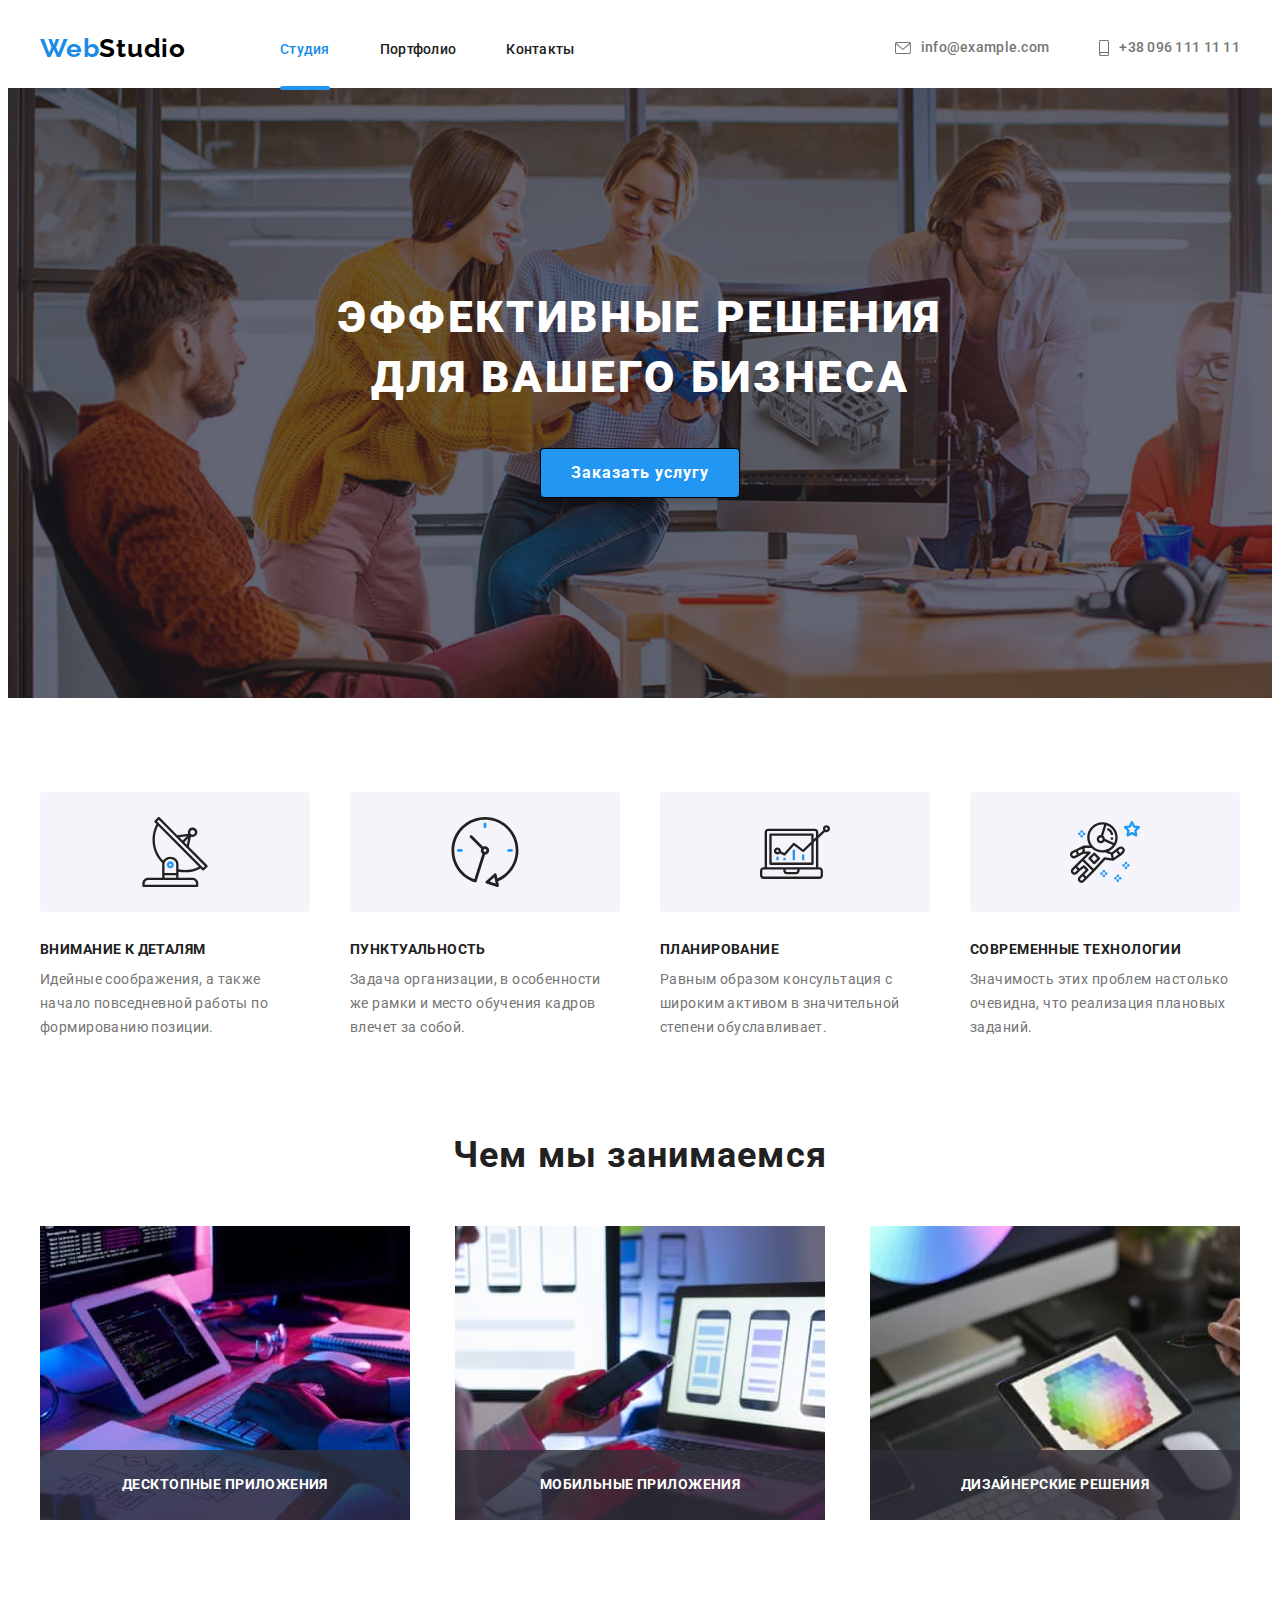
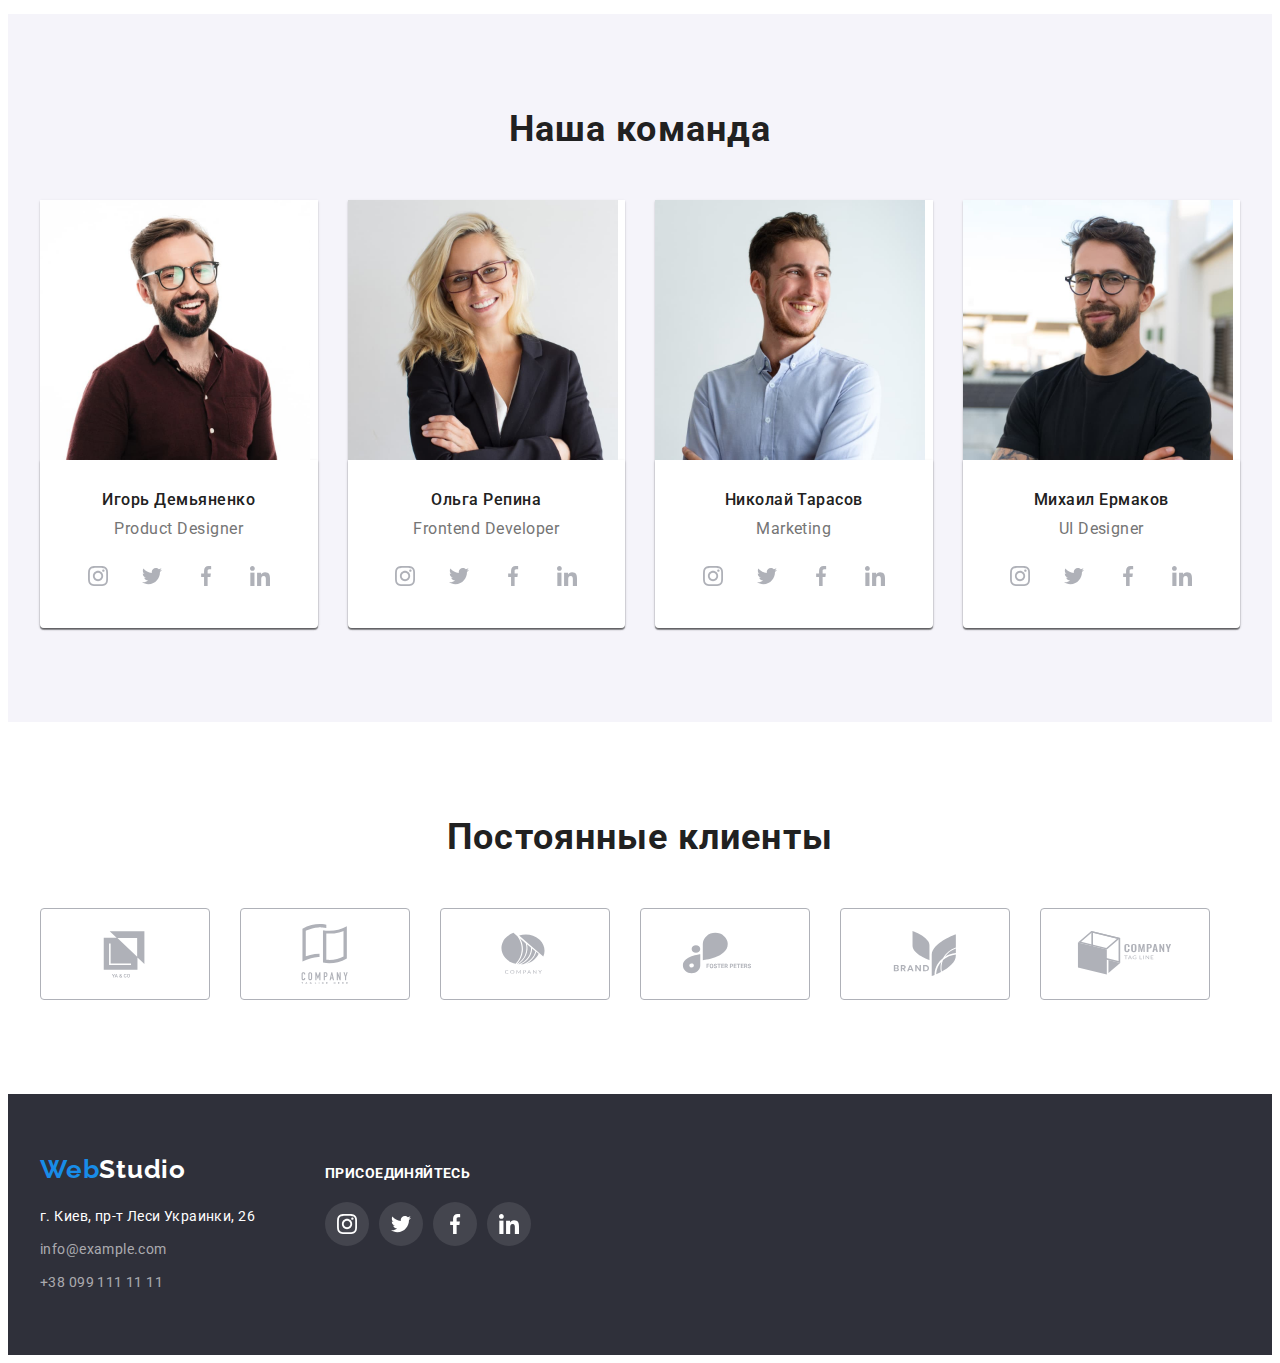
<file: index.html>
<!DOCTYPE html>
<html lang="ru">

<head>
    <meta charset="UTF-8" />
    <meta http-equiv="X-UA-Compatible" content="IE=edge" />
    <meta name="viewport" content="width=device-width, initial-scale=1.0" />
    <title>Document</title>
    <link rel="preconnect" href="https://fonts.googleapis.com">
    <link rel="preconnect" href="https://fonts.gstatic.com" crossorigin>
    <link rel="stylesheet"
        href="https://fonts.googleapis.com/css2?family=Raleway:wght@700&family=Roboto:wght@400;500;700;900&display=swap" />
    <link rel="stylesheet" href="https://cdnjs.cloudflare.com/ajax/libs/modern-normalize/1.1.0/modern-normalize.min.css"
        integrity="sha512-wpPYUAdjBVSE4KJnH1VR1HeZfpl1ub8YT/NKx4PuQ5NmX2tKuGu6U/JRp5y+Y8XG2tV+wKQpNHVUX03MfMFn9Q=="
        crossorigin="anonymous" referrerpolicy="no-referrer" />
    <link rel="stylesheet" href="./css/main.css" />
</head>

<body>

    <!-- HEADER -->

    <header class="header">
        <div class="container header-container">
            <a class="logo link" href="./index.html" lang="en"> <span class="web">Web</span><span
                    class="studio-logo">Studio</span></a>
            <nav class="navigation">
                <ul class="nav-list list">
                    <li class="nav-list-item">
                        <a class="nav-list-link link current" href="./index.html">Студия</a>
                    </li>
                    <li class="nav-list-item">
                        <a class="nav-list-link link" href="./portfolio.html">Портфолио</a>
                    </li>
                    <li class="nav-list-item">
                        <a class="nav-list-link link" href="">Контакты</a>
                    </li>
                </ul>
            </nav>
            <ul class="contact-list list">
                <li class="contact-item">
                    <a class="contact-email header-contact link" href="mailto:info@example.com">
                        <svg class="header-icon" width="16" height="12">
                            <use href="./img/sprite.svg#envelope"></use>
                        </svg>
                        info@example.com</a>
                </li>
                <li class="contact-item">
                    <a class="contact-number header-contact link" href="tel:+380961111111">
                        <svg class="header-icon" width="10" height="16">
                            <use href="./img/sprite.svg#smartphone"></use>
                        </svg>
                        +38 096 111 11 11</a>
                </li>
            </ul>
        </div>
    </header>

    <main>
        <!-- HERO -->

        <section class="hero">
            <div class="hero-container container">
                <h1 class="hero-name">Эффективные решения <span class="indent">для вашего бизнеса</span></h1>
                <button class="modal-button" type="button" data-modal-open>Заказать услугу</button>
            </div>
        </section>

        <!-- FEATURES -->

        <section class="features section">
            <div class="features-container container">
                <h2 hidden>Особенности</h2>
                <ul class="features-list list">
                    <li class="features-item">
                        <div class="features-wrapper">
                            <svg class="features-icon" width="70" height="70">
                                <use href="./img/sprite.svg#antenna"></use>
                            </svg>
                        </div>
                        <h3 class="features-name">Внимание к деталям</h3>
                        <p class="features-description">Идейные соображения, а также начало повседневной работы по
                            формированию позиции.</p>
                    </li>
                    <li class="features-item">
                        <div class="features-wrapper">
                            <svg class="features-icon" width="70" height="70">
                                <use href="./img/sprite.svg#clock"></use>
                            </svg>
                        </div>
                        <h3 class="features-name">Пунктуальность</h3>
                        <p class="features-description">Задача организации, в особенности же рамки и место обучения
                            кадров влечет за собой.</p>
                    </li>
                    <li class="features-item">
                        <div class="features-wrapper">
                            <svg class="features-icon" width="70" height="70">
                                <use href="./img/sprite.svg#diagram"></use>
                            </svg>
                        </div>
                        <h3 class="features-name">Планирование</h3>
                        <p class="features-description">Равным образом консультация с широким активом в значительной
                            степени обуславливает.</p>
                    </li>
                    <li class="features-item">
                        <div class="features-wrapper">
                            <svg class="features-icon" width="70" height="70">
                                <use href="./img/sprite.svg#astronaut"></use>
                            </svg>
                        </div>
                        <h3 class="features-name">Современные технологии</h3>
                        <p class="features-description">Значимость этих проблем настолько очевидна, что реализация
                            плановых заданий.</p>
                    </li>
                </ul>
            </div>
        </section>

        <!-- ABOUT -->

        <section class="about section">
            <div class="container">
                <h2 class="about-name">Чем мы занимаемся</h2>
                <ul class="about-list">
                    <li class="about-item list">
                        <div class="about-wrapper">
                            <img src="./img/studio/what_do_we_do1.jpg" alt="чем мы занимаемся" width="370"
                                height="294" />
                            <p class="about-overlay">Десктопные приложения</p>
                        </div>
                    </li>
                    <li class="about-item list">
                        <div class="about-wrapper">
                            <img src="./img/studio/what_do_we_do2.jpg" alt="чем мы занимаемся2" width="370"
                                height="294" />
                            <p class="about-overlay">Мобильные приложения</p>
                        </div>
                    </li>
                    <li class="about-item list">
                        <div class="about-wrapper">
                            <img src="./img/studio/what_do_we_do3.jpg" alt="Чем мы занимаемся3" width="370"
                                height="294" />
                            <p class="about-overlay">Дизайнерские решения</p>
                        </div>
                    </li>
                </ul>
            </div>
        </section>

        <!-- TEAM -->

        <section class="team section">
            <div class="container">
                <h2 class="team-main-name">Наша команда</h2>
                <ul class="team-list">
                    <li class="team-list-item list">
                        <img src="./img/studio/our_team1.jpg" alt="фото сотрудника нашей команды" width="270"
                            height="260" />
                        <div class="team-name-description">
                            <h3 class="team-name">Игорь Демьяненко</h3>
                            <p class="team-position">Product Designer</p>
                            <ul class="team-list-icon list">
                                <li class="team-item-icon">
                                    <a class="team-link-icon" href="">
                                        <svg class="team-icon" width="20" height="20">
                                            <use href="./img/sprite.svg#instagram"></use>
                                        </svg>
                                    </a>
                                </li>
                                <li class="team-item-icon">
                                    <a class="team-link-icon" href="">
                                        <svg class="team-icon" width="20" height="20">
                                            <use href="./img/sprite.svg#twitter"></use>
                                        </svg>
                                    </a>
                                </li>
                                <li class="team-item-icon">
                                    <a class="team-link-icon" href="">
                                        <svg class="team-icon" width="20" height="20">
                                            <use href="./img/sprite.svg#facebook"></use>
                                        </svg>
                                    </a>
                                </li>
                                <li class="team-item-icon">
                                    <a class="team-link-icon" href="">
                                        <svg class="team-icon" width="20" height="20">
                                            <use href="./img/sprite.svg#linkedin"></use>
                                        </svg>
                                    </a>
                                </li>
                            </ul>
                        </div>
                    </li>
                    <li class="team-list-item list">
                        <img src="./img/studio/our_team2.jpg" alt="фото сотрудника нашей команды" width="270"
                            height="260" />
                        <div class="team-name-description">
                            <h3 class="team-name">Ольга Репина</h3>
                            <p class="team-position">Frontend Developer</p>
                            <ul class="team-list-icon list">
                                <li class="team-item-icon">
                                    <a class="team-link-icon" href="">
                                        <svg class="team-icon" width="20" height="20">
                                            <use href="./img/sprite.svg#instagram"></use>
                                        </svg>
                                    </a>
                                </li>
                                <li class="team-item-icon">
                                    <a class="team-link-icon" href="">
                                        <svg class="team-icon" width="20" height="20">
                                            <use href="./img/sprite.svg#twitter"></use>
                                        </svg>
                                    </a>
                                </li>
                                <li class="team-item-icon">
                                    <a class="team-link-icon" href="">
                                        <svg class="team-icon" width="20" height="20">
                                            <use href="./img/sprite.svg#facebook"></use>
                                        </svg>
                                    </a>
                                </li>
                                <li class="team-item-icon">
                                    <a class="team-link-icon" href="">
                                        <svg class="team-icon" width="20" height="20">
                                            <use href="./img/sprite.svg#linkedin"></use>
                                        </svg>
                                    </a>
                                </li>
                            </ul>
                        </div>
                    </li>
                    <li class="team-list-item list">
                        <img src="./img/studio/our_team3.jpg" alt="фото сотрудника нашей команды" width="270"
                            height="260" />
                        <div class="team-name-description">
                            <h3 class="team-name">Николай Тарасов</h3>
                            <p class="team-position">Marketing</p>
                            <ul class="team-list-icon list">
                                <li class="team-item-icon">
                                    <a class="team-link-icon" href="">
                                        <svg class="team-icon" width="20" height="20">
                                            <use href="./img/sprite.svg#instagram"></use>
                                        </svg>
                                    </a>
                                </li>
                                <li class="team-item-icon">
                                    <a class="team-link-icon" href="">
                                        <svg class="team-icon" width="20" height="20">
                                            <use href="./img/sprite.svg#twitter"></use>
                                        </svg>
                                    </a>
                                </li>
                                <li class="team-item-icon">
                                    <a class="team-link-icon" href="">
                                        <svg class="team-icon" width="20" height="20">
                                            <use href="./img/sprite.svg#facebook"></use>
                                        </svg>
                                    </a>
                                </li>
                                <li class="team-item-icon">
                                    <a class="team-link-icon" href="">
                                        <svg class="team-icon" width="20" height="20">
                                            <use href="./img/sprite.svg#linkedin"></use>
                                        </svg>
                                    </a>
                                </li>
                            </ul>
                        </div>
                    </li>
                    <li class="team-list-item list">
                        <img src="./img/studio/our_team4.jpg" alt="фото сотрудника нашей команды" width="270"
                            height="260" />
                        <div class="team-name-description">
                            <h3 class="team-name">Михаил Ермаков</h3>
                            <p class="team-position">UI Designer</p>
                            <ul class="team-list-icon list">
                                <li class="team-item-icon">
                                    <a class="team-link-icon" href="">
                                        <svg class="team-icon" width="20" height="20">
                                            <use href="./img/sprite.svg#instagram"></use>
                                        </svg>
                                    </a>
                                </li>
                                <li class="team-item-icon">
                                    <a class="team-link-icon" href="">
                                        <svg class="team-icon" width="20" height="20">
                                            <use href="./img/sprite.svg#twitter"></use>
                                        </svg>
                                    </a>
                                </li>
                                <li class="team-item-icon">
                                    <a class="team-link-icon" href="">
                                        <svg class="team-icon" width="20" height="20">
                                            <use href="./img/sprite.svg#facebook"></use>
                                        </svg>
                                    </a>
                                </li>
                                <li class="team-item-icon">
                                    <a class="team-link-icon" href="">
                                        <svg class="team-icon" width="20" height="20">
                                            <use href="./img/sprite.svg#linkedin"></use>
                                        </svg>
                                    </a>
                                </li>
                            </ul>
                        </div>
                    </li>
                </ul>
            </div>
        </section>

        <!-- CLIENTS -->

        <section class="clients section">
            <div class="container">
                <h2 class="clients-name">Постоянные клиенты</h2>
                <ul class="clients-list list">
                    <li class="clients-item">
                        <a class="clients-link" href="">
                            <svg class="clients-icon" width="106" height="60">
                                <use href="./img/sprite.svg#yaco"></use>
                            </svg>
                        </a>
                    </li>
                    <li class="clients-item">
                        <a class="clients-link" href="">
                            <svg class="clients-icon" width="106" height="60">
                                <use href="./img/sprite.svg#tagline-here"></use>
                            </svg>
                        </a>
                    </li>
                    <li class="clients-item">
                        <a class="clients-link" href="">
                            <svg class="clients-icon" width="106" height="60">
                                <use href="./img/sprite.svg#company"></use>
                            </svg>
                        </a>
                    </li>
                    <li class="clients-item">
                        <a class="clients-link" href="">
                            <svg class="clients-icon" width="106" height="60">
                                <use href="./img/sprite.svg#foster-peters"></use>
                            </svg>
                        </a>
                    </li>
                    <li class="clients-item">
                        <a class="clients-link" href="">
                            <svg class="clients-icon" width="106" height="60">
                                <use href="./img/sprite.svg#brand"></use>
                            </svg>
                        </a>
                    </li>
                    <li class="clients-item">
                        <a class="clients-link" href="">
                            <svg class="clients-icon" width="106" height="60">
                                <use href="./img/sprite.svg#tagline"></use>
                            </svg>
                        </a>
                    </li>
                </ul>
            </div>
        </section>

    </main>

    <!-- FOOTER -->

    <footer class="footer section">
        <div class="footer-container container">
            <div class="footer-container-address">
                <a class="footer-logo link" href="./index.html"> Web<span class="studio">Studio</span></a>
                <address class="footer-address">
                    <ul class="footer-list list">
                        <li class="footer-item">
                            <a class="footer-link link address" href="https://goo.gl/maps/jyejHvnzvNFhB9y47">г. Киев,
                                пр-т
                                Леси
                                Украинки, 26</a>
                        </li>
                        <li class="footer-item">
                            <a class="footer-link link" href="mailto:info@example.com">info@example.com</a>
                        </li>
                        <li class="footer-item">
                            <a class="footer-link link" href="tel:+380991111111">+38 099 111 11 11</a>
                        </li>
                    </ul>
                </address>
            </div>
            <div class="footer-container-icon">
                <p class="footer-invite">присоединяйтесь</p>
                <ul class="footer-list-icon list">
                    <li class="footer-item-icon">
                        <a class="footer-link-icon instagram" href="">
                            <svg class="footer-icon" width="20" height="20">
                                <use href="./img/sprite.svg#instagram"></use>
                            </svg>
                        </a>
                    </li>
                    <li class="footer-item-icon">
                        <a class="footer-link-icon twitter" href="">
                            <svg class="footer-icon" width="20" height="20">
                                <use href="./img/sprite.svg#twitter"></use>
                            </svg>
                        </a>
                    </li>
                    <li class="footer-item-icon">
                        <a class="footer-link-icon facebook" href="">
                            <svg class="footer-icon" width="20" height="20">
                                <use href="./img/sprite.svg#facebook"></use>
                            </svg>
                        </a>
                    </li>
                    <li class="footer-item-icon">
                        <a class="footer-link-icon linkedin" href="">
                            <svg class="footer-icon" width="20" height="20">
                                <use href="./img/sprite.svg#linkedin"></use>
                            </svg>
                        </a>
                    </li>
                </ul>
            </div>
        </div>
    </footer>

    <div class="backdrop is-hidden" data-modal>
        <div class="modal">
            <button class="modal-close" type="button" data-modal-close>
                <svg class="close-icon" width="18" height="18">
                    <use href="./img/sprite.svg#close-icon"></use>
                </svg>
            </button>
        </div>
    </div>
    <script src="./js/modal.js"></script>
</body>

</html>
</file>
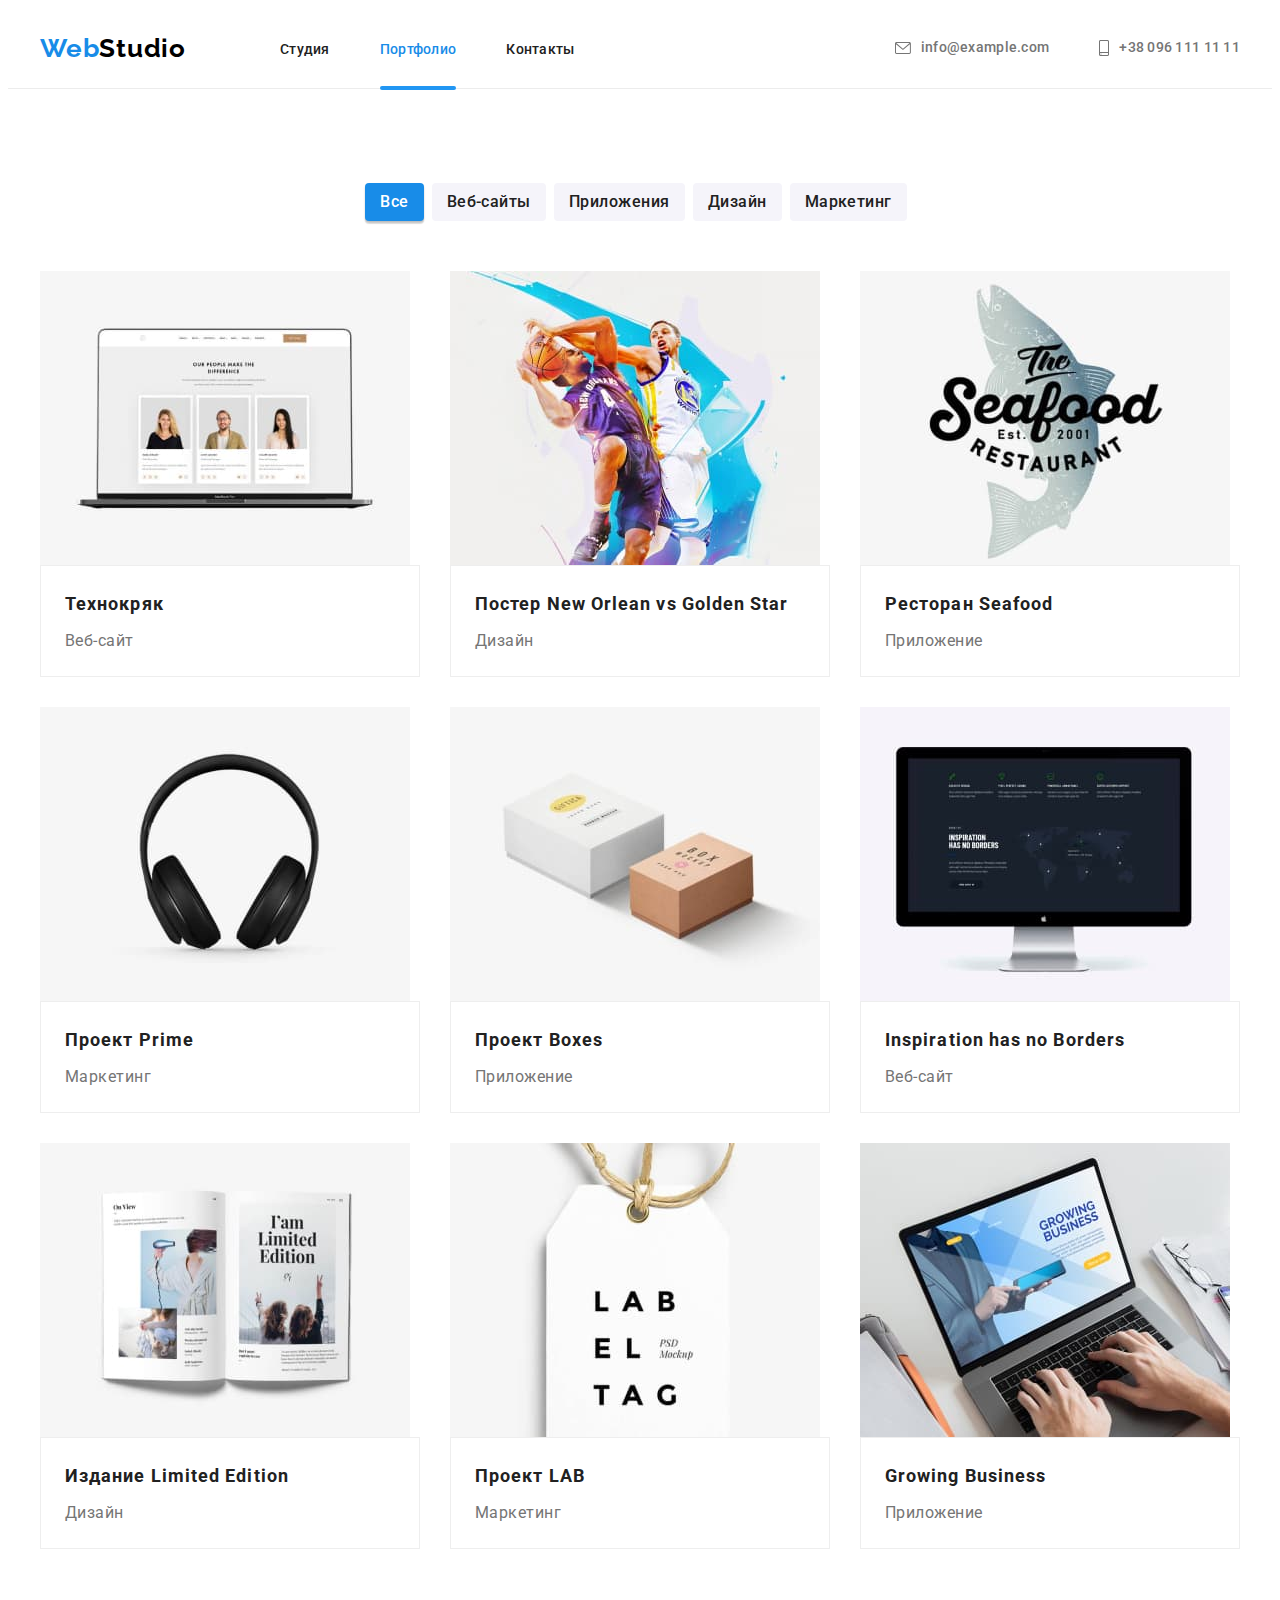
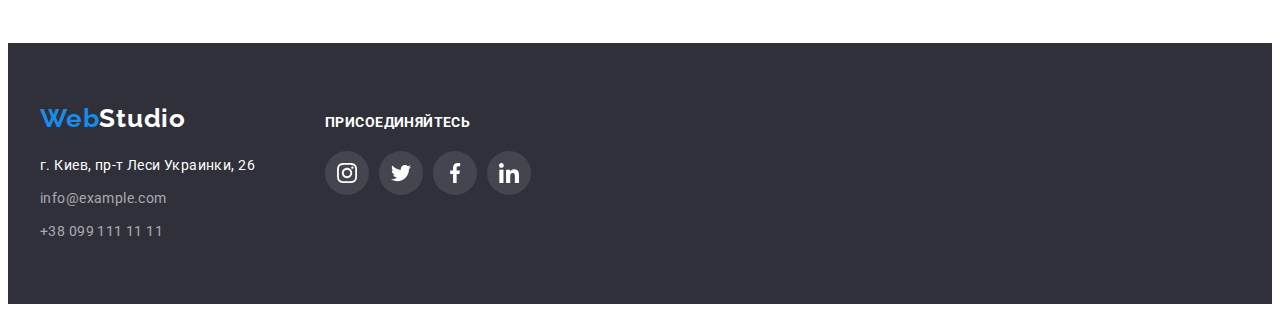
<file: portfolio.html>
<!DOCTYPE html>
<html lang="ru">

<head>
    <meta charset="UTF-8" />
    <meta http-equiv="X-UA-Compatible" content="IE=edge" />
    <meta name="viewport" content="width=device-width, initial-scale=1.0" />
    <title>Document</title>
    <link rel="preconnect" href="https://fonts.googleapis.com">
    <link rel="preconnect" href="https://fonts.gstatic.com" crossorigin>
    <link
        href="https://fonts.googleapis.com/css2?family=Raleway:wght@700&family=Roboto:wght@400;500;700;900&display=swap"
        rel="stylesheet" />
    <link rel="stylesheet" href="https://cdnjs.cloudflare.com/ajax/libs/modern-normalize/1.1.0/modern-normalize.min.css"
        integrity="sha512-wpPYUAdjBVSE4KJnH1VR1HeZfpl1ub8YT/NKx4PuQ5NmX2tKuGu6U/JRp5y+Y8XG2tV+wKQpNHVUX03MfMFn9Q=="
        crossorigin="anonymous" referrerpolicy="no-referrer" />
    <link rel="stylesheet" href="./css/portfolio.css" />
</head>

<body>

    <!-- HEADER -->

    <header class="header">
        <div class="container header-container">
            <a class="logo link" href="./index.html" lang="en"> <span class="web">Web</span><span
                    class="studio-logo">Studio</span></a>
            <nav class="navigation">
                <ul class="nav-list list">
                    <li class="nav-list-item">
                        <a class="nav-list-link link" href="./index.html">Студия</a>
                    </li>
                    <li class="nav-list-item">
                        <a class="nav-list-link link current" href="./portfolio.html">Портфолио</a>
                    </li>
                    <li class="nav-list-item">
                        <a class="nav-list-link link" href="">Контакты</a>
                    </li>
                </ul>
            </nav>
            <ul class="contact-list list">
                <li class="contact-item">
                    <a class="contact-email header-contact link" href="mailto:info@example.com">
                        <svg class="header-icon" width="16" height="12">
                            <use href="./img/sprite.svg#envelope"></use>
                        </svg>
                        info@example.com</a>
                </li>
                <li class="contact-item">
                    <a class="contact-number header-contact link" href="tel:+380961111111">
                        <svg class="header-icon" width="10" height="16">
                            <use href="./img/sprite.svg#smartphone"></use>
                        </svg>
                        +38 096 111 11 11</a>
                </li>
            </ul>
        </div>
    </header>

    <!-- PORTFOLIO-->

    <section class="portfolio section">
        <div class="portfolio-container container">
            <h2 hidden>portfolio-navigation</h2>
            <ul class="portfolio-list-btn list">
                <li><button class="portfolio-button link current" type="button">Все</button></li>
                <li><button class="portfolio-button link" type="button">Веб-сайты</button></li>
                <li><button class="portfolio-button link" type="button">Приложения</button></li>
                <li><button class="portfolio-button link" type="button">Дизайн</button></li>
                <li><button class="portfolio-button link" type="button">Маркетинг</button></li>
            </ul>
            <ul class="portfolio-list list">
                <li class="portfolio-item">
                    <a class="portfolio-link link" href="">
                        <div class="portfolio-item-wrapper">
                            <img src="./img/portfolio/poster1.jpg" alt="poster1" width="370" height="294">
                            <p class="portfolio-overlay">Ресурс предлагает комплексные предложения с разным уровнем
                                функционала и
                                сервисов. Все это
                                позволит посетителю получить
                                исчерпывающие сведения о компании или частном лице.
                            </p>
                        </div>
                        <div class="portfolio-subsribe">
                            <h3 class="portfolio-subsribe-item">Технокряк</h3>
                            <p class="portfolio-type-list">Веб-сайт</p>
                        </div>
                    </a>
                </li>
                <li class="portfolio-item">
                    <a class="portfolio-link link" href="">
                        <div class="portfolio-item-wrapper">
                            <img src="./img/portfolio/poster2.jpg" alt="poster2" width="370" height="294">
                            <p class="portfolio-overlay">Ресурс предлагает комплексные предложения с разным уровнем
                                функционала и
                                сервисов. Все это
                                позволит посетителю получить
                                исчерпывающие сведения о компании или частном лице.
                            </p>
                        </div>
                        <div class="portfolio-subsribe">
                            <h3 class="portfolio-subsribe-item">Постер New Orlean vs Golden Star</h3>
                            <p class="portfolio-type-list">Дизайн</p>
                        </div>
                    </a>
                </li>
                <li class="portfolio-item">
                    <a class="portfolio-link link" href="">
                        <div class="portfolio-item-wrapper">
                            <img src="./img/portfolio/poster3.jpg" alt="poster3" width="370" height="294">
                            <p class="portfolio-overlay">Ресурс предлагает комплексные предложения с разным уровнем
                                функционала и
                                сервисов. Все это
                                позволит посетителю получить
                                исчерпывающие сведения о компании или частном лице.
                            </p>
                        </div>
                        <div class="portfolio-subsribe">
                            <h3 class="portfolio-subsribe-item">Ресторан Seafood</h3>
                            <p class="portfolio-type-list">Приложение</p>
                        </div>
                    </a>
                </li>
                <li class="portfolio-item">
                    <a class="portfolio-link link" href="">
                        <div class="portfolio-item-wrapper">
                            <img src="./img/portfolio/poster4.jpg" alt="poster4" width="370" height="294">
                            <p class="portfolio-overlay">Ресурс предлагает комплексные предложения с разным уровнем
                                функционала и
                                сервисов. Все это
                                позволит посетителю получить
                                исчерпывающие сведения о компании или частном лице.
                            </p>
                        </div>
                        <div class="portfolio-subsribe">
                            <h3 class="portfolio-subsribe-item">Проект Prime</h3>
                            <p class="portfolio-type-list">Маркетинг</p>
                        </div>
                    </a>
                </li>
                <li class="portfolio-item">
                    <a class="portfolio-link link" href="">
                        <div class="portfolio-item-wrapper">
                            <img src="./img/portfolio/poster5.jpg" alt="poster5" width="370" height="294">
                            <p class="portfolio-overlay">Ресурс предлагает комплексные предложения с разным уровнем
                                функционала и
                                сервисов. Все это
                                позволит посетителю получить
                                исчерпывающие сведения о компании или частном лице.
                            </p>
                        </div>
                        <div class="portfolio-subsribe">
                            <h3 class="portfolio-subsribe-item">Проект Boxes</h3>
                            <p class="portfolio-type-list">Приложение</p>
                        </div>
                    </a>
                </li>
                <li class="portfolio-item">
                    <a class="portfolio-link link" href="">
                        <div class="portfolio-item-wrapper">
                            <img src="./img/portfolio/poster6.jpg" alt="poster6" width="370" height="294">
                            <p class="portfolio-overlay">Ресурс предлагает комплексные предложения с разным уровнем
                                функционала и
                                сервисов. Все это
                                позволит посетителю получить
                                исчерпывающие сведения о компании или частном лице.
                            </p>
                        </div>
                        <div class="portfolio-subsribe">
                            <h3 class="portfolio-subsribe-item">Inspiration has no Borders</h3>
                            <p class="portfolio-type-list">Веб-сайт</p>
                        </div>
                    </a>
                </li>
                <li class="portfolio-item">
                    <a class="portfolio-link link" href="">
                        <div class="portfolio-item-wrapper">
                            <img src="./img/portfolio/poster7.jpg" alt="poster7" width="370" height="294">
                            <p class="portfolio-overlay">Ресурс предлагает комплексные предложения с разным уровнем
                                функционала и
                                сервисов. Все это
                                позволит посетителю получить
                                исчерпывающие сведения о компании или частном лице.
                            </p>
                        </div>
                        <div class="portfolio-subsribe">
                            <h3 class="portfolio-subsribe-item">Издание Limited Edition</h3>
                            <p class="portfolio-type-list">Дизайн</p>
                        </div>
                    </a>
                </li>
                <li class="portfolio-item">
                    <a class="portfolio-link link" href="">
                        <div class="portfolio-item-wrapper">
                            <img src="./img/portfolio/poster8.jpg" alt="poster8" width="370" height="294">
                            <p class="portfolio-overlay">Ресурс предлагает комплексные предложения с разным уровнем
                                функционала и
                                сервисов. Все это
                                позволит посетителю получить
                                исчерпывающие сведения о компании или частном лице.
                            </p>
                        </div>
                        <div class="portfolio-subsribe">
                            <h3 class="portfolio-subsribe-item">Проект LAB</h3>
                            <p class="portfolio-type-list">Маркетинг</p>
                        </div>
                    </a>
                </li>
                <li class="portfolio-item">
                    <a class="portfolio-link link" href="">
                        <div class="portfolio-item-wrapper">
                            <img src="./img/portfolio/poster9.jpg" alt="poster9" width="370" height="294">
                            <p class="portfolio-overlay">Ресурс предлагает комплексные предложения с разным уровнем
                                функционала и
                                сервисов. Все это
                                позволит посетителю получить
                                исчерпывающие сведения о компании или частном лице.
                            </p>
                        </div>
                        <div class="portfolio-subsribe">
                            <h3 class="portfolio-subsribe-item">Growing Business</h3>
                            <p class="portfolio-type-list">Приложение</p>
                        </div>
                    </a>
                </li>
            </ul>
        </div>
    </section>

    <!-- FOOTER -->

    <section class="footer section">
        <div class="footer-container container">
            <div class="footer-container-address">
                <a class="footer-logo link" href="./index.html"> Web<span class="studio">Studio</span></a>
                <address class="footer-address">
                    <ul class="footer-list list">
                        <li class="footer-item">
                            <a class="footer-link link address" href="https://goo.gl/maps/jyejHvnzvNFhB9y47">г. Киев,
                                пр-т
                                Леси
                                Украинки, 26</a>
                        </li>
                        <li class="footer-item">
                            <a class="footer-link link" href="mailto:info@example.com">info@example.com</a>
                        </li>
                        <li class="footer-item">
                            <a class="footer-link link" href="tel:+380991111111">+38 099 111 11 11</a>
                        </li>
                    </ul>
                </address>
            </div>
            <div class="footer-container-icon">
                <p class="footer-invite">присоединяйтесь</p>
                <ul class="footer-list-icon list">
                    <li class="footer-item-icon">
                        <a class="footer-link-icon instagram" href="">
                            <svg class="footer-icon" width="20" height="20">
                                <use href="./img/sprite.svg#instagram"></use>
                            </svg>
                        </a>
                    </li>
                    <li class="footer-item-icon">
                        <a class="footer-link-icon twitter" href="">
                            <svg class="footer-icon" width="20" height="20">
                                <use href="./img/sprite.svg#twitter"></use>
                            </svg>
                        </a>
                    </li>
                    <li class="footer-item-icon">
                        <a class="footer-link-icon facebook" href="">
                            <svg class="footer-icon" width="20" height="20">
                                <use href="./img/sprite.svg#facebook"></use>
                            </svg>
                        </a>
                    </li>
                    <li class="footer-item-icon">
                        <a class="footer-link-icon linkedin" href="">
                            <svg class="footer-icon" width="20" height="20">
                                <use href="./img/sprite.svg#linkedin"></use>
                            </svg>
                        </a>
                    </li>
                </ul>
            </div>
        </div>
    </section>

</body>

</html>
</file>
<file: css/main.css>
:root {
  --primary-font-family: Roboto, sans-serif;
  --primary-font-color: #212121;
  --secondary-font-family: Raleway, sans-serif;
  --secondary-font-color: #757575;
  --white-font-color: #ffffff;
  --accent-color: #188ce8;
  --btn-bg-color: #2196f3;
  --border-btn-color: #000000;
  --hero-bg-color: #2f303a;
}

body {
  font-family: var(--primary-font-family);
}

h1,
h2,
h3,
p {
  margin: 0;
  margin: 0;
}

ul,
li {
  margin: 0;
  margin: 0;
  padding-left: 0;
}

img {
  display: block;
}

address {
  font-style: normal;
}

.list {
  list-style: none;
}

.link {
  text-decoration: none;
}

.container {
  width: 1200px;
  margin-left: auto;
  margin-right: auto;
  padding: 0 15px;
}

.section {
  padding: 94px 0;
}

/* ===== START HEADER ===== */

.header {
  background-color: var(--white-font-color);
  /* border-bottom: 1px solid #ECECEC; */
}

.header-container {
  display: flex;
  align-items: center;
}

.nav-list {
  display: flex;
  align-items: center;
}

.nav-list-item:not(:last-child) {
  margin-right: 50px;
}

.nav-list-item {
  position: relative;
}

.logo {
  margin-right: 94px;
  padding-top: 24px;
  padding-bottom: 24px;
}

.contact-list {
  display: flex;
  align-items: center;
  margin-left: auto;
}

.contact-item:not(:last-child) {
  margin-right: 50px;
}

.link.current {
  color: var(--accent-color);
}

.web {
  font-family: var(--secondary-font-family);
  font-weight: 700;
  font-size: 26px;
  line-height: 1.19;
  letter-spacing: 0.03em;
  color: var(--accent-color);
}

.studio-logo {
  font-family: var(--secondary-font-family);
  font-weight: 700;
  font-size: 26px;
  line-height: 1.19;
  letter-spacing: 0.03em;
  color: #000000;
}

.nav-list-link {
  padding-top: 32px;
  padding-bottom: 32px;

  font-weight: 500;
  font-size: 14px;
  line-height: 1.14;
  letter-spacing: 0.02em;
  color: var(--primary-font-color);

  transition: color 250ms cubic-bezier(0.4, 0, 0.2, 1);
}

.nav-list-link:hover,
.nav-list-link:focus {
  color: var(--accent-color);
}

.link.current::after {
  content: '';
  position: absolute;
  bottom: -32px;
  left: 0;

  width: 100%;
  height: 4px;
  border-radius: 2px;

  background-color: var(--btn-bg-color);
}

.contact-email {
  padding: 32px 0;

  font-weight: 500;
  font-size: 14px;
  line-height: 1.14;
  letter-spacing: 0.02em;
  color: var(--secondary-font-color);

  transition: color 250ms cubic-bezier(0.4, 0, 0.2, 1);
}

.contact-email:hover,
.contact-email:focus {
  color: var(--accent-color);
}

.header-icon {
  margin-right: 10px;
  fill: var(--secondary-font-color);

  transition: fill 250ms cubic-bezier(0.4, 0, 0.2, 1);
}

.header-contact {
  display: flex;
  justify-content: center;
  align-items: center;
}

.header-contact:hover .header-icon,
.header-contact:focus .header-icon {
  fill: var(--accent-color);
}

.contact-number {
  padding: 32px 0;

  font-weight: 500;
  font-size: 14px;
  line-height: 1.14;
  letter-spacing: 0.02em;
  color: var(--secondary-font-color);

  transition: color 250ms cubic-bezier(0.4, 0, 0.2, 1);
}

.contact-number:hover,
.contact-number:focus {
  color: var(--accent-color);
}

/* ===== END HEADER ===== */

/* ===== START HERO ===== */

.hero {
  max-width: 1600px;
  margin: 0 auto;
  background-image: linear-gradient(rgba(47, 48, 58, 0.4), rgba(47, 48, 58, 0.4)),
    url(../img/hero/bg.jpeg);
  background-size: cover;
  background-color: var(--hero-bg-color);
  text-align: center;
  padding-top: 200px;
  padding-bottom: 200px;
}

.indent {
  display: block;
}

.hero-name {
  margin-bottom: 40px;

  font-weight: 900;
  font-size: 44px;
  line-height: 1.36;
  text-align: center;
  letter-spacing: 0.06em;
  text-transform: uppercase;
  color: var(--white-font-color);
}

.modal-button {
  min-width: 200px;
  padding: 9px 28px;
  justify-content: center;
  font-family: inherit;
  font-weight: 700;
  font-size: 16px;
  line-height: 1.88;
  text-align: center;
  letter-spacing: 0.06em;
  cursor: pointer;
  border: 1px solid var(--border-btn-color);
  border-radius: 4px;
  box-shadow: 0px 4px 4px rgba(0, 0, 0, 0.15);
  background-color: var(--btn-bg-color);
  color: var(--white-font-color);

  transition: background-color 250ms cubic-bezier(0.4, 0, 0.2, 1);
}

.modal-button:hover,
.modal-button:focus {
  background-color: var(--accent-color);
}

/* ===== END HERO ===== */

/* ===== START FEATURES ===== */

.features-item {
  width: 270px;
}

.features-wrapper {
  display: flex;
  justify-content: center;
  align-items: center;
  margin-bottom: 30px;
  width: 270px;
  height: 120px;
  background: #f5f4fa;
  border-radius: 4px;
}

.features-list {
  display: flex;
  justify-content: space-between;
}

.features-name {
  font-weight: 700;
  font-size: 14px;
  line-height: 1.14;
  letter-spacing: 0.03em;
  text-transform: uppercase;
  margin-bottom: 10px;
  color: var(--primary-font-color);
}
.features-description {
  font-weight: 400;
  font-size: 14px;
  line-height: 1.71;
  letter-spacing: 0.03em;
  color: var(--secondary-font-color);
}

/* ===== END FEATURES ===== */

/* ===== START ABOUT ===== */

.about {
  padding-top: 0;
}

.about-name {
  margin-bottom: 50px;
  font-weight: 700;
  font-size: 36px;
  line-height: 1.17;
  text-align: center;
  letter-spacing: 0.03em;
  color: var(--primary-font-color);
}

.about-item {
  flex-basis: calc((100% - 90px) / 3);
}

.about-list {
  display: flex;
  justify-content: space-between;
}

.about-wrapper {
  position: relative;
}

.about-overlay {
  position: absolute;
  bottom: 0;
  left: 0;

  width: 100%;
  padding: 27px 0;

  font-family: var(--primary-font-family);
  font-style: normal;
  font-weight: 700;
  font-size: 14px;
  line-height: 1.14;
  text-align: center;
  letter-spacing: 0.03em;
  text-transform: uppercase;

  color: var(--white-font-color);
  background-color: rgba(47, 48, 58, 0.8);
}

/* ===== END ABOUT ===== */

/* ===== START TEAM ===== */

.team {
  background-color: #f5f4fa;
}

.team-list {
  display: flex;
  flex-wrap: wrap;
  margin-left: -30px;
  margin-top: -30px;
}

.team-list-item {
  flex-basis: calc((100% - 120px) / 4);
  margin-left: 30px;
  margin-top: 30px;
  box-shadow: 0px 1px 3px rgba(0, 0, 0, 0.12), 0px 1px 1px rgba(0, 0, 0, 0.14),
    0px 2px 1px rgba(0, 0, 0, 0.2);
  border-radius: 0px 0px 4px 4px;
  background: var(--white-font-color);
}

.team-list-icon {
  display: flex;
  justify-content: center;
  align-items: center;
}

.team-link-icon {
  display: flex;
  justify-content: center;
  align-items: center;
  width: 44px;
  height: 44px;
  border-radius: 50%;
  cursor: pointer;
  background-color: transparent;

  transition: fill 250ms cubic-bezier(0.4, 0, 0.2, 1);
}

.team-item-icon:not(:last-child) {
  margin-right: 10px;
}

.team-link-icon:hover,
.team-link-icon:focus {
  background-color: var(--accent-color);
  fill: var(--white-font-color);
}

.team-icon {
  fill: #afb1b8;
  transition: fill 250ms cubic-bezier(0.4, 0, 0.2, 1);
}

.team-link-icon:hover .team-icon,
.team-link-icon:focus .team-icon {
  background-color: var(--accent-color);
  fill: var(--white-font-color);
}

.team-main-name {
  margin-bottom: 50px;
  font-weight: 700;
  font-size: 36px;
  line-height: 1.17;
  text-align: center;
  letter-spacing: 0.03em;
  color: var(--primary-font-color);
}

.team-name {
  margin-bottom: 10px;
  font-weight: 500;
  font-size: 16px;
  line-height: 1.19;
  text-align: center;
  letter-spacing: 0.03em;
  color: var(--primary-font-color);
}

.team-position {
  margin-bottom: 16px;
  font-weight: 400;
  font-size: 16px;
  line-height: 1.19;
  text-align: center;
  letter-spacing: 0.03em;
  color: var(--secondary-font-color);
}

.team-name-description {
  padding-top: 30px;
  padding-bottom: 30px;
  border-top: none;
  background-color: var(--white-font-color);
  box-shadow: 0px 1px 3px rgba(0, 0, 0, 0.12), 0px 1px 1px rgba(0, 0, 0, 0.14),
    0px 2px 1px rgba(0, 0, 0, 0.2);
  border-radius: 0px 0px 4px 4px;
}

/* ===== END TEAM ===== */

/* ===== START CLIENTS ===== */

.clients-name {
  margin-bottom: 50px;
  font-family: var(--primary-font-family);
  font-style: normal;
  font-weight: 700;
  font-size: 36px;
  line-height: 1.17;
  text-align: center;
  letter-spacing: 0.03em;

  color: var(--primary-font-color);
}

.clients-list {
  display: flex;
}

.clients-item:not(:last-child) {
  margin-right: 30px;
}

.clients-link {
  display: flex;
  justify-content: center;
  align-items: center;
  width: 170px;
  height: 92px;

  border: 1px solid #afb1b8;
  box-sizing: border-box;
  border-radius: 4px;

  transition: border-color 250ms cubic-bezier(0.4, 0, 0.2, 1);
}

.clients-link:hover,
.clients-link:focus {
  border-color: var(--accent-color);
}

.clients-icon {
  fill: #afb1b8;
  transition: fill 250ms cubic-bezier(0.4, 0, 0.2, 1);
}

.clients-link:hover .clients-icon,
.clients-link:focus .clients-icon {
  border-color: var(--accent-color);
  fill: var(--accent-color);
}

.clients-link .clients-item:not(:last-child) {
  margin-right: 30px;
}

/* ===== FINISH CLIENTS ===== */

/* ===== START FOOTER ===== */

.footer {
  padding: 60px 0;
  background-color: var(--hero-bg-color);
}

.footer-logo {
  display: block;
  margin-bottom: 20px;
  font-family: var(--secondary-font-family);
  font-weight: 700;
  font-size: 26px;
  line-height: 1.19;
  letter-spacing: 0.03em;
  color: var(--accent-color);
}

.studio {
  color: var(--white-font-color);
}

.footer-link {
  font-family: inherit;
  font-style: normal;
  font-weight: 400;
  font-size: 14px;
  line-height: 1.71;
  letter-spacing: 0.03em;

  color: rgba(255, 255, 255, 0.6);
}

.footer-item:not(:last-child) {
  margin-bottom: 9px;
}

.address {
  color: var(--white-font-color);
}

.footer-list-icon {
  display: flex;
  justify-content: center;
  align-items: center;
}

.footer-container {
  display: flex;
  align-items: baseline;
}

.footer-container-address {
  margin-right: 70px;
}

.footer-invite {
  margin-bottom: 20px;
  font-family: var(--primary-font-family);
  font-style: normal;
  font-weight: 700;
  font-size: 14px;
  line-height: 1.14;
  letter-spacing: 0.03em;
  text-transform: uppercase;

  color: var(--white-font-color);
}

.footer-link-icon {
  display: flex;
  align-items: center;
  justify-content: center;
  margin-right: 10px;
  width: 44px;
  height: 44px;
  border-radius: 50%;
  background-color: rgba(255, 255, 255, 0.1);
  cursor: pointer;
  fill: var(--white-font-color);

  transition: background-color 250ms cubic-bezier(0.4, 0, 0.2, 1);
}

.footer-link-icon:hover,
.footer-link-icon:focus {
  background-color: var(--accent-color);
}

/* ===== END FOOTER ===== */

.backdrop {
  position: fixed;
  top: 0;
  left: 0;
  width: 100vw;
  height: 100vh;
  background-color: rgba(0, 0, 0, 0.2);
  transition: opacity 250ms cubic-bezier(0.4, 0, 0.2, 1),
    visibility 250ms cubic-bezier(0.4, 0, 0.2, 1);
}

.backdrop.is-hidden {
  opacity: 0;
  visibility: hidden;
  pointer-events: none;
}

.modal {
  position: absolute;
  top: 50%;
  left: 50%;
  transform: translate(-50%, -50%);
  width: 528px;
  height: 580px;

  background: var(--white-font-color);
  box-shadow: 0px 1px 3px rgba(0, 0, 0, 0.12), 0px 1px 1px rgba(0, 0, 0, 0.14),
    0px 2px 1px rgba(0, 0, 0, 0.2);
  border-radius: 4px;
}

.modal-close {
  position: absolute;
  top: 7px;
  right: 7px;
  width: 30px;
  height: 30px;
  padding: 0;
  display: flex;
  justify-content: center;
  align-items: center;

  border-radius: 50%;
  border: 1px solid rgba(0, 0, 0, 0.1);
  box-sizing: border-box;
  background-color: var(--white-font-color);
  cursor: pointer;
}
</file>
<file: css/portfolio.css>
:root {
  --primary-font-family: Roboto, sans-serif;
  --primary-font-color: #212121;
  --secondary-font-family: Raleway, sans-serif;
  --secondary-font-color: #757575;
  --white-font-color: #FFFFFF;
  --accent-color: #188CE8;
  --btn-bg-color: #2196f3;
  --shadow-btn-color: #F5F4FA;
  --bg-dark-color: #2f303a;
}

body {
  font-family: var(--primary-font-family);
}

h1,h2,h3,p {
  margin: 0;
  margin: 0;
}

ul,li {
  margin: 0;
  margin: 0;
  padding-left: 0;
}

img {
  display: block;
}

address {
  font-style: normal;
}

.list {
  list-style: none;
}

.link {
  text-decoration: none;
}

.container {
  width: 1200px;
  margin-left: auto;
  margin-right: auto;
  padding: 0 15px;
}

.section {
  padding: 94px 0;
}

/* ===== START HEADER ===== */

.header {
  background-color: var(--white-font-color);
}

.header-container {
  display: flex;
  align-items: center;
}

.nav-list {
  display: flex;
  align-items: center;
}

.logo {
  margin-right: 94px;
  padding-top: 24px;
  padding-bottom: 24px;
}

.contact-list {
  display: flex;
  align-items: center;
  margin-left: auto;
}

.header-contact {
  display: flex;
  align-items: center;
}

.link.current {
  color: var(--accent-color);
}

.web {
  font-family: var(--secondary-font-family);
  font-weight: 700;
  font-size: 26px;
  line-height: 1.19;
  letter-spacing: 0.03em;
  color: var(--accent-color);
}
.studio-logo {
  font-family: var(--secondary-font-family);
  font-weight: 700;
  font-size: 26px;
  line-height: 1.19;
  letter-spacing: 0.03em;
  color: #000000;
}

.nav-list-link {
  font-weight: 500;
  font-size: 14px;
  line-height: 1.14;
  letter-spacing: 0.02em;
  color: var(--primary-font-color);

  transition: color 250ms cubic-bezier(0.4, 0, 0.2, 1);
}

.nav-list-link.current::after {
  content: '';
  position: absolute;
  bottom: -32px;
  left: 0;

  width: 100%;
  height: 4px;
  border-radius: 2px;

  background-color: var(--btn-bg-color);
}


.nav-list-link:hover,
.nav-list-link:focus {
  color: var(--accent-color);
}

.contact-email {
  font-weight: 500;
  font-size: 14px;
  line-height: 1.14;
  margin-right: 50px;
  letter-spacing: 0.02em;
  color: var(--secondary-font-color);

  transition: color 250ms cubic-bezier(0.4, 0, 0.2, 1);
}

.contact-email:hover,
.contact-email:focus {
  color: var(--accent-color);
}

.contact-number {
  font-weight: 500;
  font-size: 14px;
  line-height: 1.14;
  letter-spacing: 0.02em;
  color: var(--secondary-font-color);

  transition: color 250ms cubic-bezier(0.4, 0, 0.2, 1);
}

.contact-number:hover,
.contact-number:focus {
  color: var(--accent-color);
}

/* ===== START HEADER ===== */

.header {
  background-color: var(--white-font-color);
}

.header-container {
  display: flex;
  align-items: center;
}

.nav-list {
  display: flex;
  align-items: center;
}

.nav-list-item:not(:last-child) {
  margin-right: 50px;
}

.nav-list-item {
  position: relative;
}

.logo {
  margin-right: 94px;
  padding-top: 24px;
  padding-bottom: 24px;
}

.contact-list {
  display: flex;
  align-items: center;
  margin-left: auto;
}

.link.current {
  color: var(--accent-color);
}

.web {
  font-family: var(--secondary-font-family);
  font-weight: 700;
  font-size: 26px;
  line-height: 1.19;
  letter-spacing: 0.03em;
  color: var(--accent-color);
}

.studio-logo {
  font-family: var(--secondary-font-family);
  font-weight: 700;
  font-size: 26px;
  line-height: 1.19;
  letter-spacing: 0.03em;
  color: #000000;
}

.nav-list-link {
  padding-top: 32px;
  padding-bottom: 32px;

  font-weight: 500;
  font-size: 14px;
  line-height: 1.14;
  letter-spacing: 0.02em;
  color: var(--primary-font-color);

  transition: color 250ms cubic-bezier(0.4, 0, 0.2, 1);
}

.nav-list-link:hover,
.nav-list-link:focus {
  color: var(--accent-color);
}

.contact-email {
  padding: 32px 0;

  font-weight: 500;
  font-size: 14px;
  line-height: 1.14;
  margin-right: 50px;
  letter-spacing: 0.02em;
  color: var(--secondary-font-color);
}

.contact-email:hover,
.contact-email:focus {
  color: var(--accent-color);
}

.header-icon {
  margin-right: 10px;
  fill: var(--secondary-font-color);

  transition: fill 250ms cubic-bezier(0.4, 0, 0.2, 1);
}

.header-contact:hover .header-icon,
.header-contact:focus .header-icon {
  fill: var(--accent-color);
}

.contact-number {
  padding: 32px 0;

  font-weight: 500;
  font-size: 14px;
  line-height: 1.14;
  letter-spacing: 0.02em;
  color: var(--secondary-font-color);

  transition: color 250ms cubic-bezier(0.4, 0, 0.2, 1);
}

.contact-number:hover,
.contact-number:focus {
  color: var(--accent-color);
}

/* ===== END HEADER ===== */



/* ===== START HERO ===== */

/* ===== END HERO ===== */



/* ===== START FEATURES ===== */

/* ===== END FEATURES ===== */



/* ===== START ABOUT ===== */

/* ===== END ABOUT ===== */



/* ===== START TEAM ===== */

/* ===== END TEAM ===== */



/* ===== START PORTFOLIO ===== */

.portfolio {
  border-top: 1px solid #ECECEC
}

.portfolio-list-btn {
  display: flex;
  justify-content: center;
  margin-bottom: 50px;
}

.portfolio-button {
  margin-right: 8px;
  padding: 6px 15px;

  font-family: inherit;
  font-style: normal;
  font-weight: 500;
  font-size: 16px;
  line-height: 1.63;
  text-align: center;
  letter-spacing: 0.03em;
  border-radius: 4px;
  border: none;
  cursor: pointer;

  background-color: var(--shadow-btn-color);
  color: var(--primary-font-color);

  transition: box-shadow 250ms cubic-bezier(0.4, 0, 0.2, 1), background-color 250ms cubic-bezier(0.4, 0, 0.2, 1), color 250ms cubic-bezier(0.4, 0, 0.2, 1);
}

.portfolio-button:hover,
.portfolio-button:focus {
  box-shadow: 0px 3px 1px rgba(0, 0, 0, 0.1), 0px 1px 2px rgba(0, 0, 0, 0.08), 0px 2px 2px rgba(0, 0, 0, 0.12);
  border-radius: 4px;
  background-color: var(--accent-color);
  color: var(--white-font-color);
}

.portfolio-list-btn .current {
  background-color: var(--accent-color);
  color: var(--white-font-color);
  box-shadow: 0px 3px 1px rgba(0, 0, 0, 0.1), 0px 1px 2px rgba(0, 0, 0, 0.08), 0px 2px 2px rgba(0, 0, 0, 0.12);
  border-radius: 4px;
}

.portfolio-list {
  display: flex;
  flex-wrap: wrap;
  margin-left: -30px;
  margin-top: -30px;
}

.portfolio-item {
  flex-basis: calc((100% - 90px) / 3);
  margin-left: 30px;
  margin-top: 30px;
  cursor: pointer;

  transition: box-shadow 250ms cubic-bezier(0.4, 0, 0.2, 1);
}

.portfolio-item:hover,
.portfolio-item:focus {
  box-shadow: 0px 1px 1px rgba(0, 0, 0, 0.12), 0px 4px 4px rgba(0, 0, 0, 0.06), 1px 4px 6px rgba(0, 0, 0, 0.16);
}

.portfolio-item-wrapper{
  position: relative;
  overflow: hidden;
}

.portfolio-overlay {
  position: absolute;
  top: 0;
  left: 0;
  width: 100%;
  height: 100%;
  padding: 63px 24px;
  overflow: auto;
  transform: translateY(100%);


  font-family: var(--secondary-font-color);
  font-style: normal;
  font-weight: 400;
  font-size: 18px;
  line-height: 1.56;
  letter-spacing: 0.03em;

  
  color: var(--white-font-color);
  background: rgba(33, 150, 243, 0.9);

  transition: transform 250ms cubic-bezier(0.4, 0, 0.2, 1);
}

.portfolio-link:hover .portfolio-overlay,
.portfolio-link:focus .portfolio-overlay {
  transform: translateY(0);
}

.portfolio-subsribe {
  background: var(--white-font-color);
  border: 1px solid #EEEEEE;
  padding: 20px 24px;
 
  justify-content: flex-start;
}

.portfolio-subsribe-item {
  padding-bottom: 4px;

  font-family: var(--secondary-font-family)
  font-style: normal;
  font-weight: 700;
  font-size: 18px;
  line-height: 2;
  letter-spacing: 0.06em;
  color: var(--primary-font-color);
}

.portfolio-type-list {
  font-family: var(--secondary-font-family)
  font-style: normal;
  font-weight: 400;
  font-size: 16px;
  line-height: 1.88;
  letter-spacing: 0.03em;
  color: var(--secondary-font-color);
}

/* ===== END PORTFOLIO ===== */

/* ===== START FOOTER ===== */

.footer {
  background-color: var(--bg-dark-color);
  padding: 60px 0;

}

.footer-logo {
  display: block;
  margin-bottom: 20px;
  font-family: var(--secondary-font-family);
  font-weight: 700;
  font-size: 26px;
  line-height: 1.19;
  letter-spacing: 0.03em;
  color: var(--accent-color);
}

.studio {
  color: var(--white-font-color);
}

.footer-link {
  font-family: inherit;
  font-style: normal;
  font-weight: normal;
  font-size: 14px;
  line-height: 1.71;
  letter-spacing: 0.03em;

  color: rgba(255, 255, 255, 0.6);
}

.footer-item:not(:last-child) {
  margin-bottom: 9px;
}

.address {
  color: var(--white-font-color);
}

.footer-list-icon {
  display: flex;
  justify-content: center;
  align-items: center;
}

.footer-container {
  display: flex;
  align-items: baseline;
}

.footer-container-address {
  margin-right: 70px;
}

.footer-invite {
  margin-bottom: 20px;
  font-family: var(--primary-font-family);
  font-style: normal;
  font-weight: 700;
  font-size: 14px;
  line-height: 1.14;
  letter-spacing: 0.03em;
  text-transform: uppercase;

  color: var(--white-font-color);
}

.footer-link-icon {
  display: flex;
  align-items: center;
  justify-content: center;
  margin-right: 10px;
  width: 44px;
  height: 44px;
  border-radius: 50%;
  background-color: rgba(255, 255, 255, 0.1);
  cursor: pointer;
  fill: var(--white-font-color);

  transition: background-color 250ms cubic-bezier(0.4, 0, 0.2, 1);
}

.footer-link-icon:hover,
.footer-link-icon:focus {
  background-color: var(--accent-color);
}

  /* ===== END FOOTER ===== */
</file>
